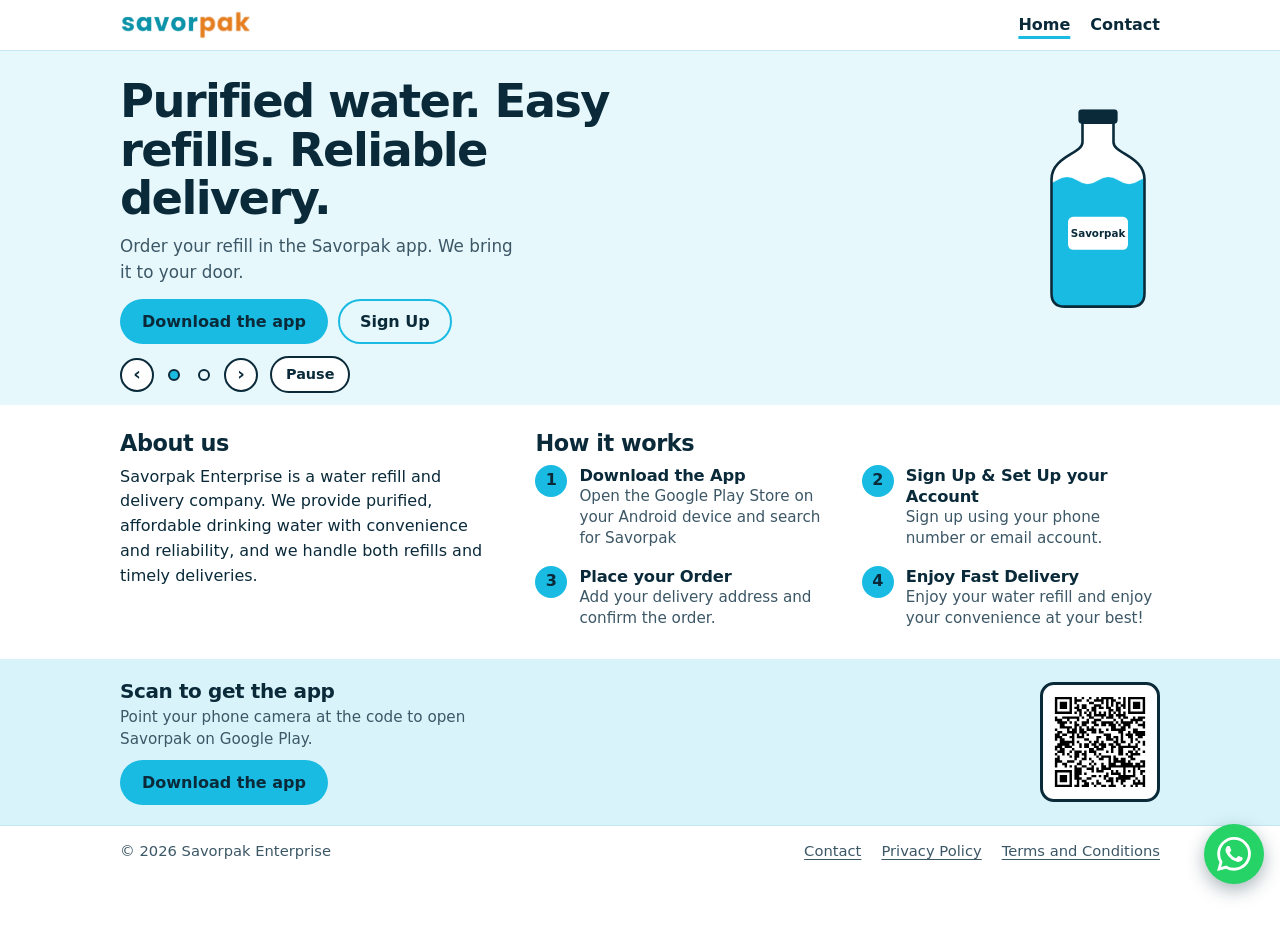
<file: index.html>
<!doctype html>
<html lang="en">
<head>
  <meta charset="utf-8">
  <meta name="viewport" content="width=device-width, initial-scale=1">
  <title>Savorpak | Purified water refills and delivery</title>
  <meta name="description" content="Savorpak Enterprise refills and delivers purified drinking water. Order in the Savorpak app and get free delivery to your door.">
  <link rel="canonical" href="https://savorpak.com/">
  <meta http-equiv="Content-Security-Policy" content="default-src 'none'; img-src 'self' data:; script-src 'self'; style-src 'self'; base-uri 'none'; form-action 'none'">
  <meta name="referrer" content="strict-origin-when-cross-origin">
  <meta name="theme-color" content="#0a2a3a">
  <link rel="icon" href="favicon.svg" type="image/svg+xml">
  <link rel="stylesheet" href="style.css">
  <script src="slider.js" defer></script>
</head>
<body>
  <a class="skip" href="#content">Skip to content</a>

  <header class="site-header">
    <div class="wrap">
      <a class="brand" href="index.html" aria-label="Savorpak home"><img src="logo.png" alt="Savorpak" width="132" height="30"></a>
      <nav class="site-nav" aria-label="Main">
        <a href="index.html" aria-current="page">Home</a>
        <a href="contact.html">Contact</a>
      </nav>
    </div>
  </header>

  <main id="content">
    <section class="hero" aria-roledescription="carousel" aria-label="Savorpak highlights">
      <div class="wrap">
        <div class="slides">
          <div class="slide is-active" role="group" aria-roledescription="slide" aria-label="1 of 2">
            <div>
              <h1>Purified water. Easy refills. Reliable delivery.</h1>
              <p class="lead">Order your refill in the Savorpak app. We bring it to your door.</p>
              <div class="hero-actions">
                <a class="btn btn-primary" href="https://play.google.com/store/apps/details?id=com.savorpak.water" rel="noopener">Download the app</a>
                <a class="btn btn-ghost" href="register.html">Sign Up</a>
              </div>
            </div>

            <div class="slide-visual">
              <svg class="bottle" viewBox="0 0 240 420" role="img" aria-label="A water bottle filling up">
                <defs>
                  <clipPath id="bottle-body">
                    <path d="M90 40H150V78C150 100 210 105 210 150V370Q210 396 184 396H56Q30 396 30 370V150C30 105 90 100 90 78Z"/>
                  </clipPath>
                </defs>
                <path d="M90 40H150V78C150 100 210 105 210 150V370Q210 396 184 396H56Q30 396 30 370V150C30 105 90 100 90 78Z" fill="#ffffff"/>
                <g clip-path="url(#bottle-body)">
                  <g class="water-fill">
                    <g class="wave">
                      <path d="M-40 152 q 20 -14 40 0 t 40 0 t 40 0 t 40 0 t 40 0 t 40 0 t 40 0 t 40 0 V420 H-40Z" fill="#1abbe3"/>
                    </g>
                    <rect x="0" y="160" width="240" height="260" fill="#1abbe3"/>
                  </g>
                </g>
                <path d="M90 40H150V78C150 100 210 105 210 150V370Q210 396 184 396H56Q30 396 30 370V150C30 105 90 100 90 78Z" fill="none" stroke="#0a2a3a" stroke-width="5" stroke-linejoin="round"/>
                <rect x="82" y="14" width="76" height="28" rx="7" fill="#0a2a3a"/>
                <rect x="62" y="222" width="116" height="64" rx="10" fill="#ffffff"/>
                <text x="120" y="262" text-anchor="middle" font-family="Avenir Next, Segoe UI, system-ui, sans-serif" font-weight="800" font-size="20" fill="#0a2a3a">Savorpak</text>
              </svg>
            </div>
          </div>

          <div class="slide" role="group" aria-roledescription="slide" aria-label="2 of 2">
            <div>
              <h2 class="slide-title">Free delivery, right to your door.</h2>
              <p class="lead"><span class="scan-only">Fast and reliable. Scan the code to get the app and place your first order.</span><span class="download-only">Fast and reliable. Download the app and place your first order.</span></p>
              <div class="hero-actions">
                <a class="btn btn-primary" href="https://play.google.com/store/apps/details?id=com.savorpak.water" rel="noopener">Download the app</a>
                <a class="btn btn-ghost" href="register.html">Sign Up</a>
              </div>
            </div>

            <div class="slide-visual scan-only">
              <div class="qr-card">
                <img src="qr-play-store.svg" width="228" height="228" alt="QR code linking to the Savorpak app on Google Play">
                <p>Scan to order</p>
              </div>
            </div>
          </div>
        </div>

        <div class="slider-controls" role="group" aria-label="Slideshow controls">
          <button class="sl-arrow sl-prev" type="button" aria-label="Previous slide">&lsaquo;</button>
          <div class="sl-dots">
            <button class="sl-dot" type="button" aria-label="Show slide 1" aria-current="true"></button>
            <button class="sl-dot" type="button" aria-label="Show slide 2" aria-current="false"></button>
          </div>
          <button class="sl-arrow sl-next" type="button" aria-label="Next slide">&rsaquo;</button>
          <button class="sl-pause" type="button" aria-label="Pause slideshow">Pause</button>
        </div>
      </div>
    </section>

    <section class="info" id="about">
      <div class="wrap">
        <div>
          <h2>About us</h2>
          <p>Savorpak Enterprise is a water refill and delivery company. We provide purified, affordable drinking water with convenience and reliability, and we handle both refills and timely deliveries.</p>
        </div>
        <div id="how-it-works">
          <h2>How it works</h2>
          <ol class="steps">
            <li>
              <h3>Download the App</h3>
              <p>Open the Google Play Store on your Android device and search for Savorpak</p>
            </li>
            <li>
              <h3>Sign Up &amp; Set Up your Account</h3>
              <p>Sign up using your phone number or email account.</p>
            </li>
            <li>
              <h3>Place your Order</h3>
              <p>Add your delivery address and confirm the order.</p>
            </li>
            <li>
              <h3>Enjoy Fast Delivery</h3>
              <p>Enjoy your water refill and enjoy your convenience at your best!</p>
            </li>
          </ol>
        </div>
      </div>
    </section>

    <section class="band" aria-labelledby="scan-title">
      <div class="wrap">
        <div>
          <h2 id="scan-title"><span class="scan-only">Scan to get the app</span><span class="download-only">Get the app</span></h2>
          <p><span class="scan-only">Point your phone camera at the code to open Savorpak on Google Play.</span><span class="download-only">Download Savorpak from Google Play to start ordering water.</span></p>
          <a class="btn btn-primary" href="https://play.google.com/store/apps/details?id=com.savorpak.water" rel="noopener">Download the app</a>
        </div>
        <div class="qr scan-only"><img src="qr-play-store.svg" loading="lazy" width="164" height="164" alt="QR code linking to the Savorpak app on Google Play"></div>
      </div>
    </section>
  </main>

  <footer class="site-footer">
    <div class="wrap">
      <span>&copy; 2026 Savorpak Enterprise</span>
      <nav aria-label="Legal">
        <a href="contact.html">Contact</a>
        <a href="privacy-policy.html">Privacy Policy</a>
        <a href="terms-and-conditions.html">Terms and Conditions</a>
      </nav>
    </div>
  </footer>
  <a class="wa-float" href="https://wa.me/254719170002" rel="noopener" aria-label="Chat with us on WhatsApp" title="Chat with us on WhatsApp">
    <svg viewBox="0 0 24 24" width="34" height="34" aria-hidden="true"><path fill="#ffffff" d="M17.472 14.382c-.297-.149-1.758-.867-2.03-.967-.273-.099-.471-.148-.67.15-.197.297-.767.966-.94 1.164-.173.199-.347.223-.644.075-.297-.15-1.255-.463-2.39-1.475-.883-.788-1.48-1.761-1.653-2.059-.173-.297-.018-.458.13-.606.134-.133.298-.347.446-.52.149-.174.198-.298.298-.497.099-.198.05-.371-.025-.52-.075-.149-.669-1.612-.916-2.207-.242-.579-.487-.5-.669-.51-.173-.008-.371-.01-.57-.01-.198 0-.52.074-.792.372-.272.297-1.04 1.016-1.04 2.479 0 1.462 1.065 2.875 1.213 3.074.149.198 2.096 3.2 5.077 4.487.709.306 1.262.489 1.694.625.712.227 1.36.195 1.871.118.571-.085 1.758-.719 2.006-1.413.248-.694.248-1.289.173-1.413-.074-.124-.272-.198-.57-.347m-5.421 7.403h-.004a9.87 9.87 0 01-5.031-1.378l-.361-.214-3.741.982.998-3.648-.235-.374a9.86 9.86 0 01-1.51-5.26c.001-5.45 4.436-9.884 9.888-9.884 2.64 0 5.122 1.03 6.988 2.898a9.825 9.825 0 012.893 6.994c-.003 5.45-4.437 9.884-9.885 9.884m8.413-18.297A11.815 11.815 0 0012.05 0C5.495 0 .16 5.335.157 11.892c0 2.096.547 4.142 1.588 5.945L.057 24l6.305-1.654a11.882 11.882 0 005.683 1.448h.005c6.554 0 11.89-5.335 11.893-11.893a11.821 11.821 0 00-3.48-8.413Z"/></svg>
  </a>
</body>
</html>
</file>
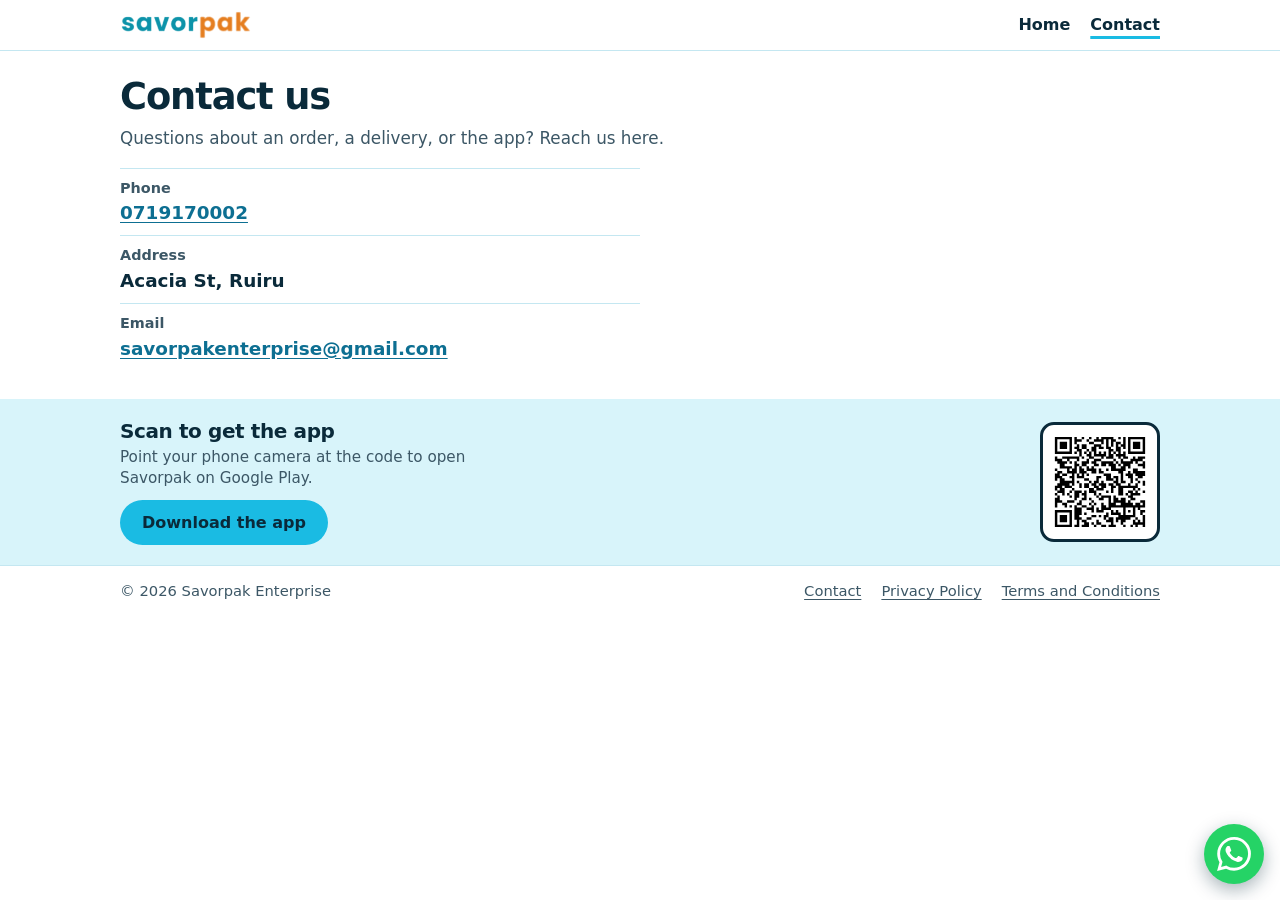
<file: contact.html>
<!doctype html>
<html lang="en">
<head>
  <meta charset="utf-8">
  <meta name="viewport" content="width=device-width, initial-scale=1">
  <title>Contact | Savorpak</title>
  <meta name="description" content="Contact Savorpak Enterprise about water refills and delivery.">
  <link rel="canonical" href="https://savorpak.com/contact">
  <meta http-equiv="Content-Security-Policy" content="default-src 'none'; img-src 'self' data:; style-src 'self'; base-uri 'none'; form-action 'none'">
  <meta name="referrer" content="strict-origin-when-cross-origin">
  <meta name="theme-color" content="#0a2a3a">
  <link rel="icon" href="favicon.svg" type="image/svg+xml">
  <link rel="stylesheet" href="style.css">
</head>
<body>
  <a class="skip" href="#content">Skip to content</a>

  <header class="site-header">
    <div class="wrap">
      <a class="brand" href="index.html" aria-label="Savorpak home"><img src="logo.png" alt="Savorpak" width="132" height="30"></a>
      <nav class="site-nav" aria-label="Main">
        <a href="index.html">Home</a>
        <a href="contact.html" aria-current="page">Contact</a>
      </nav>
    </div>
  </header>

  <main id="content" class="page">
    <div class="wrap">
      <h1>Contact us</h1>
      <p class="intro">Questions about an order, a delivery, or the app? Reach us here.</p>

      <ul class="contact-list">
        <li>
          <strong>Phone</strong>
          <a href="tel:+254719170002">0719170002</a>
        </li>
        <li>
          <strong>Address</strong>
          <span class="contact-text">Acacia St, Ruiru</span>
        </li>
        <li>
          <strong>Email</strong>
          <a href="mailto:savorpakenterprise@gmail.com">savorpakenterprise@gmail.com</a>
        </li>
      </ul>
    </div>
  </main>

  <section class="band" aria-labelledby="scan-title">
      <div class="wrap">
        <div>
          <h2 id="scan-title"><span class="scan-only">Scan to get the app</span><span class="download-only">Get the app</span></h2>
          <p><span class="scan-only">Point your phone camera at the code to open Savorpak on Google Play.</span><span class="download-only">Download Savorpak from Google Play to start ordering water.</span></p>
          <a class="btn btn-primary" href="https://play.google.com/store/apps/details?id=com.savorpak.water" rel="noopener">Download the app</a>
        </div>
        <div class="qr scan-only"><img src="qr-play-store.svg" loading="lazy" width="164" height="164" alt="QR code linking to the Savorpak app on Google Play"></div>
      </div>
    </section>

  <footer class="site-footer">
    <div class="wrap">
      <span>&copy; 2026 Savorpak Enterprise</span>
      <nav aria-label="Legal">
        <a href="contact.html">Contact</a>
        <a href="privacy-policy.html">Privacy Policy</a>
        <a href="terms-and-conditions.html">Terms and Conditions</a>
      </nav>
    </div>
  </footer>
  <a class="wa-float" href="https://wa.me/254719170002" rel="noopener" aria-label="Chat with us on WhatsApp" title="Chat with us on WhatsApp">
    <svg viewBox="0 0 24 24" width="34" height="34" aria-hidden="true"><path fill="#ffffff" d="M17.472 14.382c-.297-.149-1.758-.867-2.03-.967-.273-.099-.471-.148-.67.15-.197.297-.767.966-.94 1.164-.173.199-.347.223-.644.075-.297-.15-1.255-.463-2.39-1.475-.883-.788-1.48-1.761-1.653-2.059-.173-.297-.018-.458.13-.606.134-.133.298-.347.446-.52.149-.174.198-.298.298-.497.099-.198.05-.371-.025-.52-.075-.149-.669-1.612-.916-2.207-.242-.579-.487-.5-.669-.51-.173-.008-.371-.01-.57-.01-.198 0-.52.074-.792.372-.272.297-1.04 1.016-1.04 2.479 0 1.462 1.065 2.875 1.213 3.074.149.198 2.096 3.2 5.077 4.487.709.306 1.262.489 1.694.625.712.227 1.36.195 1.871.118.571-.085 1.758-.719 2.006-1.413.248-.694.248-1.289.173-1.413-.074-.124-.272-.198-.57-.347m-5.421 7.403h-.004a9.87 9.87 0 01-5.031-1.378l-.361-.214-3.741.982.998-3.648-.235-.374a9.86 9.86 0 01-1.51-5.26c.001-5.45 4.436-9.884 9.888-9.884 2.64 0 5.122 1.03 6.988 2.898a9.825 9.825 0 012.893 6.994c-.003 5.45-4.437 9.884-9.885 9.884m8.413-18.297A11.815 11.815 0 0012.05 0C5.495 0 .16 5.335.157 11.892c0 2.096.547 4.142 1.588 5.945L.057 24l6.305-1.654a11.882 11.882 0 005.683 1.448h.005c6.554 0 11.89-5.335 11.893-11.893a11.821 11.821 0 00-3.48-8.413Z"/></svg>
  </a>
</body>
</html>
</file>
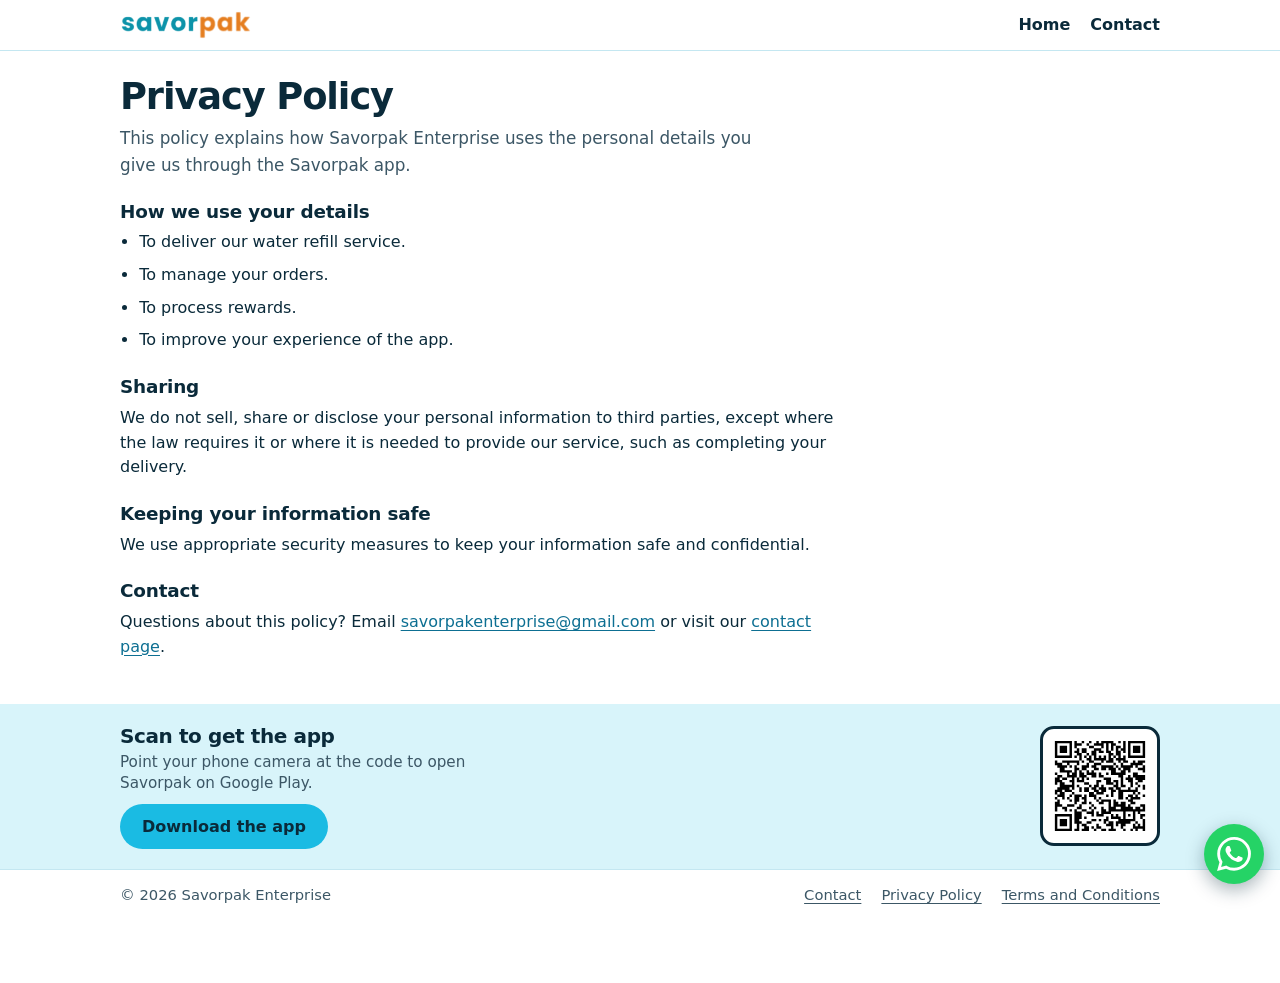
<file: privacy-policy.html>
<!doctype html>
<html lang="en">
<head>
  <meta charset="utf-8">
  <meta name="viewport" content="width=device-width, initial-scale=1">
  <title>Privacy Policy | Savorpak</title>
  <meta name="description" content="How Savorpak Enterprise collects and uses personal information.">
  <link rel="canonical" href="https://savorpak.com/privacy-policy">
  <meta http-equiv="Content-Security-Policy" content="default-src 'none'; img-src 'self' data:; style-src 'self'; base-uri 'none'; form-action 'none'">
  <meta name="referrer" content="strict-origin-when-cross-origin">
  <meta name="theme-color" content="#0a2a3a">
  <link rel="icon" href="favicon.svg" type="image/svg+xml">
  <link rel="stylesheet" href="style.css">
</head>
<body>
  <a class="skip" href="#content">Skip to content</a>

  <header class="site-header">
    <div class="wrap">
      <a class="brand" href="index.html" aria-label="Savorpak home"><img src="logo.png" alt="Savorpak" width="132" height="30"></a>
      <nav class="site-nav" aria-label="Main">
        <a href="index.html">Home</a>
        <a href="contact.html">Contact</a>
      </nav>
    </div>
  </header>

  <main id="content" class="page">
    <div class="wrap">
      <h1>Privacy Policy</h1>
            <!-- Rewritten from the content of the original page. Compare with your own copy of the policy. -->
      <p class="intro">This policy explains how Savorpak Enterprise uses the personal details you give us through the Savorpak app.</p>

      <h2>How we use your details</h2>
      <ul>
        <li>To deliver our water refill service.</li>
        <li>To manage your orders.</li>
        <li>To process rewards.</li>
        <li>To improve your experience of the app.</li>
      </ul>

      <h2>Sharing</h2>
      <p>We do not sell, share or disclose your personal information to third parties, except where the law requires it or where it is needed to provide our service, such as completing your delivery.</p>

      <h2>Keeping your information safe</h2>
      <p>We use appropriate security measures to keep your information safe and confidential.</p>

      <h2>Contact</h2>
      <p>Questions about this policy? Email <a href="mailto:savorpakenterprise@gmail.com">savorpakenterprise@gmail.com</a> or visit our <a href="contact.html">contact page</a>.</p>
    </div>
  </main>

  <section class="band" aria-labelledby="scan-title">
      <div class="wrap">
        <div>
          <h2 id="scan-title"><span class="scan-only">Scan to get the app</span><span class="download-only">Get the app</span></h2>
          <p><span class="scan-only">Point your phone camera at the code to open Savorpak on Google Play.</span><span class="download-only">Download Savorpak from Google Play to start ordering water.</span></p>
          <a class="btn btn-primary" href="https://play.google.com/store/apps/details?id=com.savorpak.water" rel="noopener">Download the app</a>
        </div>
        <div class="qr scan-only"><img src="qr-play-store.svg" loading="lazy" width="164" height="164" alt="QR code linking to the Savorpak app on Google Play"></div>
      </div>
    </section>

  <footer class="site-footer">
    <div class="wrap">
      <span>&copy; 2026 Savorpak Enterprise</span>
      <nav aria-label="Legal">
        <a href="contact.html">Contact</a>
        <a href="privacy-policy.html" aria-current="page">Privacy Policy</a>
        <a href="terms-and-conditions.html">Terms and Conditions</a>
      </nav>
    </div>
  </footer>
  <a class="wa-float" href="https://wa.me/254719170002" rel="noopener" aria-label="Chat with us on WhatsApp" title="Chat with us on WhatsApp">
    <svg viewBox="0 0 24 24" width="34" height="34" aria-hidden="true"><path fill="#ffffff" d="M17.472 14.382c-.297-.149-1.758-.867-2.03-.967-.273-.099-.471-.148-.67.15-.197.297-.767.966-.94 1.164-.173.199-.347.223-.644.075-.297-.15-1.255-.463-2.39-1.475-.883-.788-1.48-1.761-1.653-2.059-.173-.297-.018-.458.13-.606.134-.133.298-.347.446-.52.149-.174.198-.298.298-.497.099-.198.05-.371-.025-.52-.075-.149-.669-1.612-.916-2.207-.242-.579-.487-.5-.669-.51-.173-.008-.371-.01-.57-.01-.198 0-.52.074-.792.372-.272.297-1.04 1.016-1.04 2.479 0 1.462 1.065 2.875 1.213 3.074.149.198 2.096 3.2 5.077 4.487.709.306 1.262.489 1.694.625.712.227 1.36.195 1.871.118.571-.085 1.758-.719 2.006-1.413.248-.694.248-1.289.173-1.413-.074-.124-.272-.198-.57-.347m-5.421 7.403h-.004a9.87 9.87 0 01-5.031-1.378l-.361-.214-3.741.982.998-3.648-.235-.374a9.86 9.86 0 01-1.51-5.26c.001-5.45 4.436-9.884 9.888-9.884 2.64 0 5.122 1.03 6.988 2.898a9.825 9.825 0 012.893 6.994c-.003 5.45-4.437 9.884-9.885 9.884m8.413-18.297A11.815 11.815 0 0012.05 0C5.495 0 .16 5.335.157 11.892c0 2.096.547 4.142 1.588 5.945L.057 24l6.305-1.654a11.882 11.882 0 005.683 1.448h.005c6.554 0 11.89-5.335 11.893-11.893a11.821 11.821 0 00-3.48-8.413Z"/></svg>
  </a>
</body>
</html>
</file>
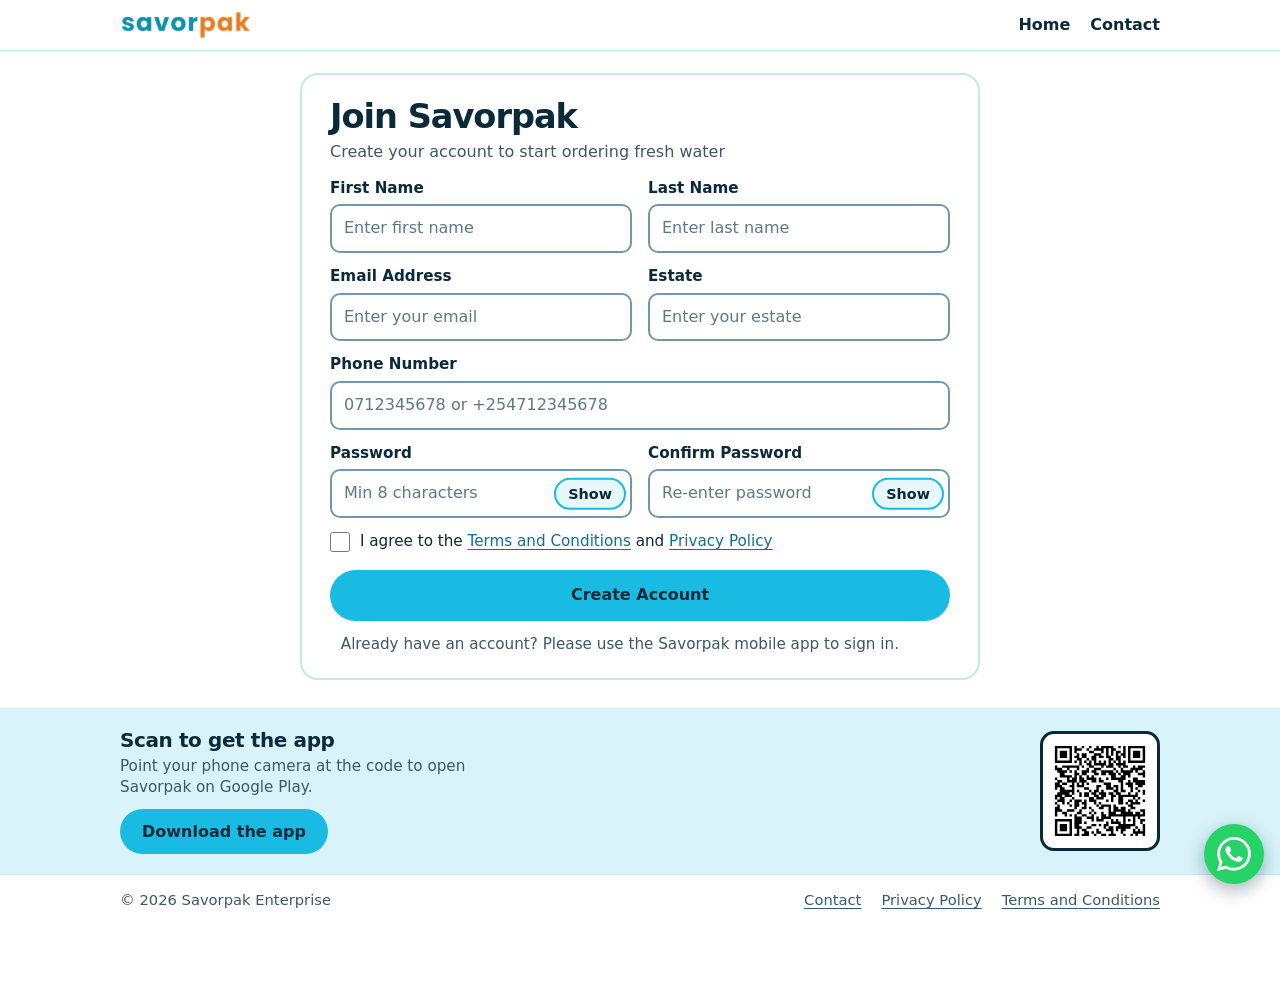
<file: register.html>
<!doctype html>
<html lang="en">
<head>
  <meta charset="utf-8">
  <meta name="viewport" content="width=device-width, initial-scale=1">
  <title>Sign up | Savorpak</title>
  <meta name="description" content="Create your Savorpak account to start ordering purified water for delivery.">
  <link rel="canonical" href="https://savorpak.com/referred/register">
  <meta http-equiv="Content-Security-Policy" content="default-src 'none'; img-src 'self' data:; script-src 'self'; style-src 'self'; connect-src https://backend.savorpak.com; base-uri 'none'; form-action 'none'">
  <meta name="referrer" content="strict-origin-when-cross-origin">
  <meta name="theme-color" content="#0a2a3a">
  <link rel="icon" href="/favicon.svg" type="image/svg+xml">
  <link rel="stylesheet" href="/style.css">
  <script src="/register.js" defer></script>
</head>
<body>
  <a class="skip" href="#content">Skip to content</a>

  <header class="site-header">
    <div class="wrap">
      <a class="brand" href="/index.html" aria-label="Savorpak home"><img src="/logo.png" alt="Savorpak" width="132" height="30"></a>
      <nav class="site-nav" aria-label="Main">
        <a href="/index.html">Home</a>
        <a href="/contact.html">Contact</a>
      </nav>
    </div>
  </header>

  <main id="content" class="reg">
    <div class="wrap">
      <div class="reg-card" id="formCard">
        <h1>Join Savorpak</h1>
        <p class="reg-sub">Create your account to start ordering fresh water</p>

        <p class="reg-badge" id="referralBadge" hidden>You've been referred!</p>
        <div class="reg-alert" id="formAlert" role="alert" hidden></div>

        <form id="registrationForm" novalidate>
          <div class="reg-grid">
          <div class="reg-field">
            <label for="firstName">First Name</label>
            <input type="text" id="firstName" name="firstName" placeholder="Enter first name" autocomplete="given-name" required aria-describedby="firstNameError">
            <p class="reg-error" id="firstNameError" hidden></p>
          </div>
          <div class="reg-field">
            <label for="lastName">Last Name</label>
            <input type="text" id="lastName" name="lastName" placeholder="Enter last name" autocomplete="family-name" required aria-describedby="lastNameError">
            <p class="reg-error" id="lastNameError" hidden></p>
          </div>
          <div class="reg-field">
            <label for="email">Email Address</label>
            <input type="email" id="email" name="email" placeholder="Enter your email" autocomplete="email" required aria-describedby="emailError">
            <p class="reg-error" id="emailError" hidden></p>
          </div>
          <div class="reg-field">
            <label for="estate">Estate</label>
            <input type="text" id="estate" name="estate" placeholder="Enter your estate" autocomplete="off" required aria-describedby="estateError">
            <p class="reg-error" id="estateError" hidden></p>
          </div>
          <div class="reg-field reg-full">
            <label for="phoneNumber">Phone Number</label>
            <input type="tel" id="phoneNumber" name="phoneNumber" placeholder="0712345678 or +254712345678" autocomplete="tel" required aria-describedby="phoneNumberError">
            <p class="reg-error" id="phoneNumberError" hidden></p>
          </div>
          <div class="reg-field">
            <label for="password">Password</label>
            <div class="reg-pw">
              <input type="password" id="password" name="password" placeholder="Min 8 characters" autocomplete="new-password" required aria-describedby="passwordError">
              <button type="button" class="reg-toggle" data-target="password" aria-controls="password" aria-pressed="false">Show</button>
            </div>
            <p class="reg-error" id="passwordError" hidden></p>
          </div>
          <div class="reg-field">
            <label for="confirmPassword">Confirm Password</label>
            <div class="reg-pw">
              <input type="password" id="confirmPassword" name="confirmPassword" placeholder="Re-enter password" autocomplete="new-password" required aria-describedby="confirmPasswordError">
              <button type="button" class="reg-toggle" data-target="confirmPassword" aria-controls="confirmPassword" aria-pressed="false">Show</button>
            </div>
            <p class="reg-error" id="confirmPasswordError" hidden></p>
          </div>
          </div>

          <input type="hidden" id="referralLink" name="referralLink">

          <div class="reg-check">
            <input type="checkbox" id="termsAccepted" name="termsAccepted" required aria-describedby="termsAcceptedError">
            <label for="termsAccepted">I agree to the <a href="/terms-and-conditions.html" target="_blank" rel="noopener">Terms and Conditions</a> and <a href="/privacy-policy.html" target="_blank" rel="noopener">Privacy Policy</a></label>
          </div>
          <p class="reg-error" id="termsAcceptedError" hidden></p>

          <button type="submit" class="btn btn-primary reg-submit" id="submitBtn">Create Account</button>
        </form>

        <p class="reg-login">Already have an account? Please use the Savorpak mobile app to sign in.</p>
      </div>

      <div class="reg-card" id="successCard" hidden>
        <h1 id="successTitle" tabindex="-1">Registration Successful!</h1>
        <p class="reg-sub">Welcome to Savorpak! Your account has been created successfully.</p>
        <p>Download the Savorpak app now to start ordering fresh water delivered to your doorstep!</p>
        <p><a class="btn btn-primary" id="playStoreBtn" href="https://play.google.com/store/apps/details?id=com.savorpak.water&amp;pcampaignid=web_share" rel="noopener">Download on Play Store</a></p>
        <p class="reg-login">Taking you to Google Play in <span id="countdown">15</span> seconds.</p>
      </div>
    </div>
  </main>

  <section class="band" aria-labelledby="scan-title">
      <div class="wrap">
        <div>
          <h2 id="scan-title"><span class="scan-only">Scan to get the app</span><span class="download-only">Get the app</span></h2>
          <p><span class="scan-only">Point your phone camera at the code to open Savorpak on Google Play.</span><span class="download-only">Download Savorpak from Google Play to start ordering water.</span></p>
          <a class="btn btn-primary" href="https://play.google.com/store/apps/details?id=com.savorpak.water" rel="noopener">Download the app</a>
        </div>
        <div class="qr scan-only"><img src="/qr-play-store.svg" loading="lazy" width="164" height="164" alt="QR code linking to the Savorpak app on Google Play"></div>
      </div>
    </section>

  <footer class="site-footer">
    <div class="wrap">
      <span>&copy; 2026 Savorpak Enterprise</span>
      <nav aria-label="Legal">
        <a href="/contact.html">Contact</a>
        <a href="/privacy-policy.html">Privacy Policy</a>
        <a href="/terms-and-conditions.html">Terms and Conditions</a>
      </nav>
    </div>
  </footer>
  <a class="wa-float" href="https://wa.me/254719170002" rel="noopener" aria-label="Chat with us on WhatsApp" title="Chat with us on WhatsApp">
    <svg viewBox="0 0 24 24" width="34" height="34" aria-hidden="true"><path fill="#ffffff" d="M17.472 14.382c-.297-.149-1.758-.867-2.03-.967-.273-.099-.471-.148-.67.15-.197.297-.767.966-.94 1.164-.173.199-.347.223-.644.075-.297-.15-1.255-.463-2.39-1.475-.883-.788-1.48-1.761-1.653-2.059-.173-.297-.018-.458.13-.606.134-.133.298-.347.446-.52.149-.174.198-.298.298-.497.099-.198.05-.371-.025-.52-.075-.149-.669-1.612-.916-2.207-.242-.579-.487-.5-.669-.51-.173-.008-.371-.01-.57-.01-.198 0-.52.074-.792.372-.272.297-1.04 1.016-1.04 2.479 0 1.462 1.065 2.875 1.213 3.074.149.198 2.096 3.2 5.077 4.487.709.306 1.262.489 1.694.625.712.227 1.36.195 1.871.118.571-.085 1.758-.719 2.006-1.413.248-.694.248-1.289.173-1.413-.074-.124-.272-.198-.57-.347m-5.421 7.403h-.004a9.87 9.87 0 01-5.031-1.378l-.361-.214-3.741.982.998-3.648-.235-.374a9.86 9.86 0 01-1.51-5.26c.001-5.45 4.436-9.884 9.888-9.884 2.64 0 5.122 1.03 6.988 2.898a9.825 9.825 0 012.893 6.994c-.003 5.45-4.437 9.884-9.885 9.884m8.413-18.297A11.815 11.815 0 0012.05 0C5.495 0 .16 5.335.157 11.892c0 2.096.547 4.142 1.588 5.945L.057 24l6.305-1.654a11.882 11.882 0 005.683 1.448h.005c6.554 0 11.89-5.335 11.893-11.893a11.821 11.821 0 00-3.48-8.413Z"/></svg>
  </a>
</body>
</html>
</file>
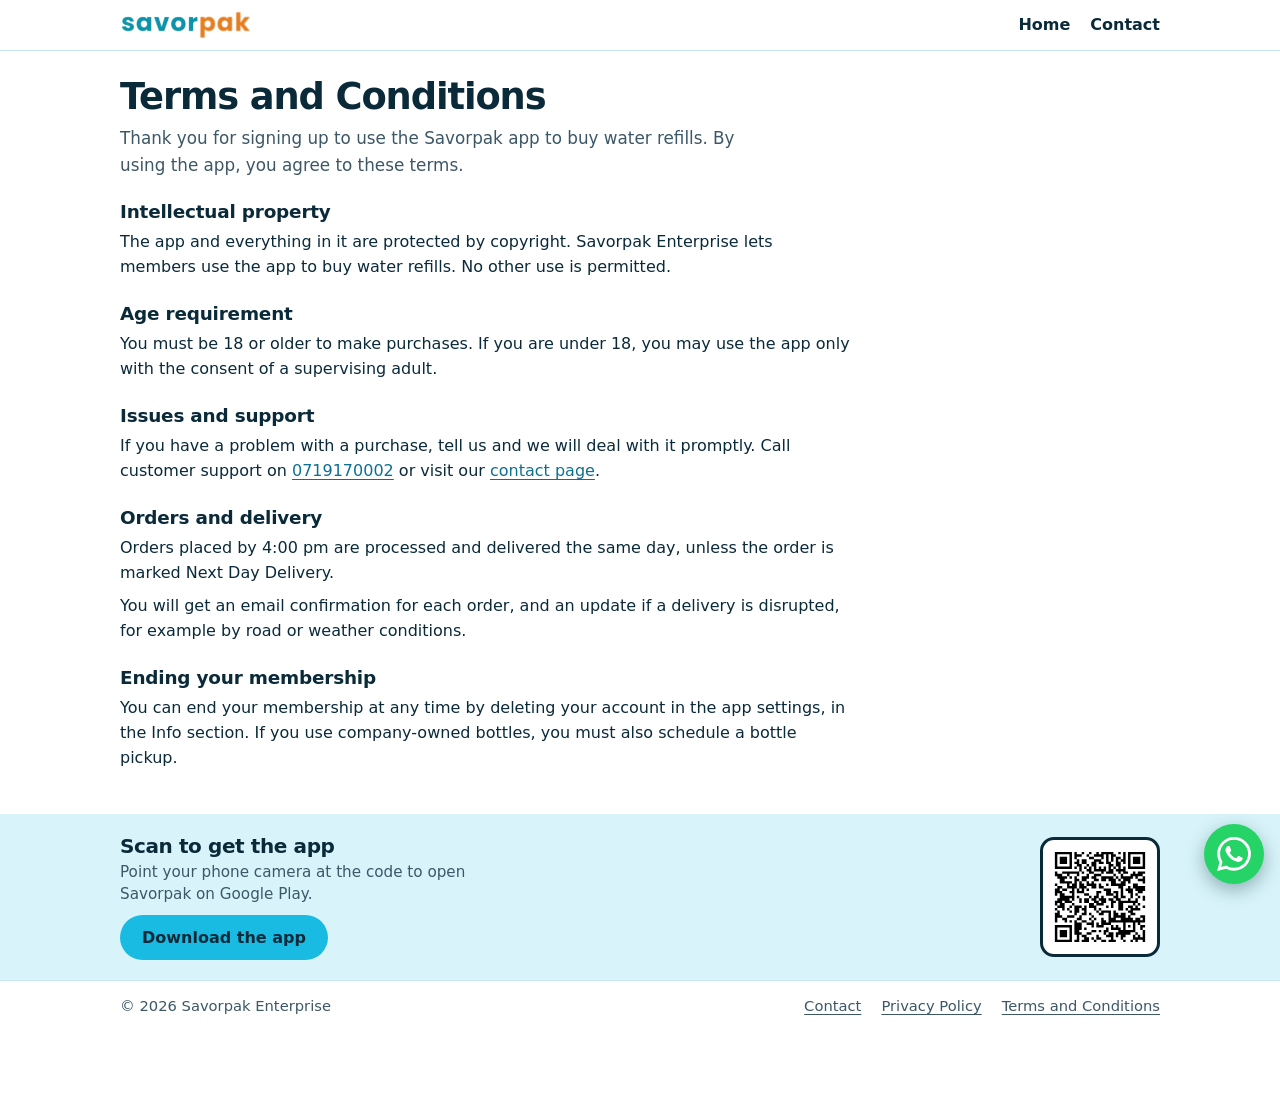
<file: terms-and-conditions.html>
<!doctype html>
<html lang="en">
<head>
  <meta charset="utf-8">
  <meta name="viewport" content="width=device-width, initial-scale=1">
  <title>Terms and Conditions | Savorpak</title>
  <meta name="description" content="Terms for using the Savorpak app and ordering water refills and delivery.">
  <link rel="canonical" href="https://savorpak.com/terms-and-conditions">
  <meta http-equiv="Content-Security-Policy" content="default-src 'none'; img-src 'self' data:; style-src 'self'; base-uri 'none'; form-action 'none'">
  <meta name="referrer" content="strict-origin-when-cross-origin">
  <meta name="theme-color" content="#0a2a3a">
  <link rel="icon" href="favicon.svg" type="image/svg+xml">
  <link rel="stylesheet" href="style.css">
</head>
<body>
  <a class="skip" href="#content">Skip to content</a>

  <header class="site-header">
    <div class="wrap">
      <a class="brand" href="index.html" aria-label="Savorpak home"><img src="logo.png" alt="Savorpak" width="132" height="30"></a>
      <nav class="site-nav" aria-label="Main">
        <a href="index.html">Home</a>
        <a href="contact.html">Contact</a>
      </nav>
    </div>
  </header>

  <main id="content" class="page">
    <div class="wrap">
      <h1>Terms and Conditions</h1>
            <!-- Rewritten from the content of the original page. Compare with your own copy of the terms. -->
      <p class="intro">Thank you for signing up to use the Savorpak app to buy water refills. By using the app, you agree to these terms.</p>

      <h2>Intellectual property</h2>
      <p>The app and everything in it are protected by copyright. Savorpak Enterprise lets members use the app to buy water refills. No other use is permitted.</p>

      <h2>Age requirement</h2>
      <p>You must be 18 or older to make purchases. If you are under 18, you may use the app only with the consent of a supervising adult.</p>

      <h2>Issues and support</h2>
      <p>If you have a problem with a purchase, tell us and we will deal with it promptly. Call customer support on <a href="tel:+254719170002">0719170002</a> or visit our <a href="contact.html">contact page</a>.</p>

      <h2>Orders and delivery</h2>
      <p>Orders placed by 4:00 pm are processed and delivered the same day, unless the order is marked Next Day Delivery.</p>
      <p>You will get an email confirmation for each order, and an update if a delivery is disrupted, for example by road or weather conditions.</p>

      <h2>Ending your membership</h2>
      <p>You can end your membership at any time by deleting your account in the app settings, in the Info section. If you use company-owned bottles, you must also schedule a bottle pickup.</p>
    </div>
  </main>

  <section class="band" aria-labelledby="scan-title">
      <div class="wrap">
        <div>
          <h2 id="scan-title"><span class="scan-only">Scan to get the app</span><span class="download-only">Get the app</span></h2>
          <p><span class="scan-only">Point your phone camera at the code to open Savorpak on Google Play.</span><span class="download-only">Download Savorpak from Google Play to start ordering water.</span></p>
          <a class="btn btn-primary" href="https://play.google.com/store/apps/details?id=com.savorpak.water" rel="noopener">Download the app</a>
        </div>
        <div class="qr scan-only"><img src="qr-play-store.svg" loading="lazy" width="164" height="164" alt="QR code linking to the Savorpak app on Google Play"></div>
      </div>
    </section>

  <footer class="site-footer">
    <div class="wrap">
      <span>&copy; 2026 Savorpak Enterprise</span>
      <nav aria-label="Legal">
        <a href="contact.html">Contact</a>
        <a href="privacy-policy.html">Privacy Policy</a>
        <a href="terms-and-conditions.html" aria-current="page">Terms and Conditions</a>
      </nav>
    </div>
  </footer>
  <a class="wa-float" href="https://wa.me/254719170002" rel="noopener" aria-label="Chat with us on WhatsApp" title="Chat with us on WhatsApp">
    <svg viewBox="0 0 24 24" width="34" height="34" aria-hidden="true"><path fill="#ffffff" d="M17.472 14.382c-.297-.149-1.758-.867-2.03-.967-.273-.099-.471-.148-.67.15-.197.297-.767.966-.94 1.164-.173.199-.347.223-.644.075-.297-.15-1.255-.463-2.39-1.475-.883-.788-1.48-1.761-1.653-2.059-.173-.297-.018-.458.13-.606.134-.133.298-.347.446-.52.149-.174.198-.298.298-.497.099-.198.05-.371-.025-.52-.075-.149-.669-1.612-.916-2.207-.242-.579-.487-.5-.669-.51-.173-.008-.371-.01-.57-.01-.198 0-.52.074-.792.372-.272.297-1.04 1.016-1.04 2.479 0 1.462 1.065 2.875 1.213 3.074.149.198 2.096 3.2 5.077 4.487.709.306 1.262.489 1.694.625.712.227 1.36.195 1.871.118.571-.085 1.758-.719 2.006-1.413.248-.694.248-1.289.173-1.413-.074-.124-.272-.198-.57-.347m-5.421 7.403h-.004a9.87 9.87 0 01-5.031-1.378l-.361-.214-3.741.982.998-3.648-.235-.374a9.86 9.86 0 01-1.51-5.26c.001-5.45 4.436-9.884 9.888-9.884 2.64 0 5.122 1.03 6.988 2.898a9.825 9.825 0 012.893 6.994c-.003 5.45-4.437 9.884-9.885 9.884m8.413-18.297A11.815 11.815 0 0012.05 0C5.495 0 .16 5.335.157 11.892c0 2.096.547 4.142 1.588 5.945L.057 24l6.305-1.654a11.882 11.882 0 005.683 1.448h.005c6.554 0 11.89-5.335 11.893-11.893a11.821 11.821 0 00-3.48-8.413Z"/></svg>
  </a>
</body>
</html>
</file>
<file: style.css>
/* Savorpak — static site styles. No external fonts or requests. Compact layout: less scrolling. */

:root {
  --ink: #0a2a3a;
  --ink-soft: #3c5766;
  --water: #1abbe3;
  --water-deep: #0d6f92;
  --foam: #e6f8fc;
  --band: #d8f4fa;
  --white: #ffffff;
  --line: #c4e7f1;
  --radius: 14px;
  --font: "Avenir Next", "Segoe UI", system-ui, -apple-system, Roboto, "Helvetica Neue", Arial, sans-serif;
}

*, *::before, *::after { box-sizing: border-box; }

html { -webkit-text-size-adjust: 100%; }

body {
  margin: 0;
  font-family: var(--font);
  font-size: 1rem;
  line-height: 1.55;
  color: var(--ink);
  background: var(--white);
}

img, svg { max-width: 100%; height: auto; }

a { color: var(--water-deep); text-underline-offset: 3px; }
a:hover { color: var(--ink); }

:focus-visible {
  outline: 3px solid var(--ink);
  outline-offset: 3px;
  border-radius: 4px;
}

.skip {
  position: absolute;
  left: -999px;
  top: 8px;
  background: var(--ink);
  color: var(--white);
  padding: 10px 16px;
  border-radius: 8px;
  z-index: 10;
}
.skip:focus { left: 8px; }

.wrap {
  width: 100%;
  max-width: 1080px;
  margin: 0 auto;
  padding-left: 20px;
  padding-right: 20px;
}

/* Header ------------------------------------------------------------ */

.site-header { border-bottom: 1px solid var(--line); background: var(--white); }

.site-header .wrap {
  display: flex;
  align-items: center;
  justify-content: space-between;
  gap: 10px 16px;
  flex-wrap: wrap;
  padding-top: 10px;
  padding-bottom: 10px;
}

.brand {
  display: inline-flex;
  align-items: center;
  gap: 8px;
  color: var(--ink);
  text-decoration: none;
  font-weight: 800;
  font-size: 1.25rem;
  letter-spacing: -0.02em;
}
.brand img { display: block; height: 30px; width: auto; }

.site-nav { display: flex; align-items: center; gap: 8px 20px; flex-wrap: wrap; }
.site-nav a { color: var(--ink); text-decoration: none; font-weight: 600; }
.site-nav a:hover { text-decoration: underline; text-underline-offset: 6px; }
.site-nav a[aria-current="page"] { text-decoration: underline; text-decoration-color: var(--water); text-decoration-thickness: 3px; text-underline-offset: 6px; }

/* Buttons ----------------------------------------------------------- */

.btn {
  display: inline-block;
  padding: 11px 20px;
  border-radius: 999px;
  font-weight: 700;
  text-decoration: none;
  line-height: 1.2;
  border: 2px solid transparent;
}
.btn-primary { background: var(--water); color: var(--ink); }
.btn-primary:hover { background: var(--ink); color: var(--white); }
.btn-ghost { border-color: var(--water); color: var(--ink); background: transparent; }
.btn-ghost:hover { background: var(--water); color: var(--ink); }
.site-nav .btn-primary { color: var(--ink); padding: 8px 16px; }
.site-nav .btn-primary:hover { color: var(--white); text-decoration: none; }

/* Hero banner (slider) ---------------------------------------------- */

.hero { background: var(--foam); overflow: hidden; }

.hero .wrap { padding-top: 22px; padding-bottom: 12px; }

/* Slides share one grid cell so the height never jumps */
.slides { display: grid; }

.slide {
  grid-area: 1 / 1;
  display: grid;
  grid-template-columns: 1fr auto;
  gap: 14px;
  align-items: center;
  opacity: 0;
  visibility: hidden;
  transition: opacity 0.5s ease, visibility 0s linear 0.5s;
}
.slide.is-active {
  opacity: 1;
  visibility: visible;
  transition: opacity 0.5s ease;
}

.hero h1, .hero .slide-title {
  margin: 0 0 10px;
  font-size: clamp(1.65rem, 6.4vw, 2.9rem);
  line-height: 1.05;
  letter-spacing: -0.035em;
  font-weight: 800;
  max-width: 18ch;
}

.hero p.lead {
  margin: 0 0 14px;
  font-size: 1.05rem;
  color: var(--ink-soft);
  max-width: 38ch;
}

.hero-actions { display: flex; gap: 10px; flex-wrap: wrap; }

.slide-visual { display: grid; place-items: center; }

.bottle { display: block; width: 84px; }

.qr-card {
  background: var(--white);
  border: 3px solid var(--ink);
  border-radius: 16px;
  padding: 10px 10px 8px;
  width: 170px;
  text-align: center;
}
.qr-card img { display: block; width: 100%; }
.qr-card p { margin: 4px 0 0; font-weight: 800; font-size: 1rem; }

.slider-controls { display: none; align-items: center; gap: 6px; padding-top: 12px; }
.js .slider-controls { display: flex; }

.sl-arrow, .sl-pause {
  font: inherit;
  font-weight: 700;
  color: var(--ink);
  background: var(--white);
  border: 2px solid var(--ink);
  border-radius: 999px;
  cursor: pointer;
}
.sl-arrow { width: 34px; height: 34px; font-size: 1.15rem; line-height: 1; }
.sl-pause { padding: 5px 14px; font-size: 0.9rem; margin-left: 6px; }
.sl-arrow:hover, .sl-pause:hover { background: var(--water); }

.sl-dots { display: flex; gap: 2px; }
.sl-dot {
  width: 28px;
  height: 28px;
  padding: 0;
  border: 0;
  background: none;
  display: grid;
  place-items: center;
  cursor: pointer;
}
.sl-dot::before {
  content: "";
  width: 12px;
  height: 12px;
  border-radius: 50%;
  border: 2px solid var(--ink);
  background: transparent;
}
.sl-dot[aria-current="true"]::before { background: var(--water); }

.water-fill { transform: translateY(0); }

@media (prefers-reduced-motion: no-preference) {
  .slide.is-active .water-fill {
    animation: fill 2.6s cubic-bezier(.3, .6, .25, 1) 0.2s both;
  }
  .wave { animation: sway 3.2s ease-in-out infinite alternate; }
}

@media (prefers-reduced-motion: reduce) {
  .slide, .slide.is-active { transition: none; }
}

@keyframes fill {
  from { transform: translateY(250px); }
  to   { transform: translateY(0); }
}
@keyframes sway {
  from { transform: translateX(-14px); }
  to   { transform: translateX(14px); }
}

/* Info: About + How it works side by side ---------------------------- */

.info { padding: 22px 0 26px; }
.info .wrap { display: grid; grid-template-columns: 1fr; gap: 18px; }

.info h2 {
  margin: 0 0 8px;
  font-size: 1.4rem;
  line-height: 1.15;
  letter-spacing: -0.02em;
  font-weight: 800;
}
.info p { margin: 0; max-width: 52ch; }

.steps {
  list-style: none;
  margin: 0;
  padding: 0;
  display: grid;
  grid-template-columns: 1fr;
  gap: 12px;
  counter-reset: step;
}

.steps li {
  counter-increment: step;
  position: relative;
  padding-left: 44px;
  min-height: 34px;
}

.steps li::before {
  content: counter(step);
  position: absolute;
  left: 0;
  top: 0;
  width: 32px;
  height: 32px;
  border-radius: 50%;
  background: var(--water);
  color: var(--ink);
  font-weight: 800;
  display: grid;
  place-items: center;
}

.steps h3 { margin: 0; font-size: 1.02rem; letter-spacing: -0.01em; line-height: 1.3; }
.steps p { margin: 0; color: var(--ink-soft); font-size: 0.95rem; line-height: 1.4; max-width: 38ch; }

/* Get-the-app band ---------------------------------------------------- */

.band { background: var(--band); color: var(--ink); }
.band .wrap {
  display: grid;
  grid-template-columns: 1fr;
  gap: 16px;
  align-items: center;
  padding-top: 18px;
  padding-bottom: 18px;
}
.band h2 { color: var(--ink); margin: 0 0 4px; font-size: 1.25rem; letter-spacing: -0.02em; line-height: 1.2; }
.band p { margin: 0 0 10px; color: var(--ink-soft); font-size: 0.95rem; max-width: 40ch; line-height: 1.4; }

.qr {
  background: var(--white);
  border: 3px solid var(--ink);
  border-radius: 14px;
  padding: 7px;
  width: 108px;
}
.qr img { display: block; width: 100%; }

/* Content pages ------------------------------------------------------ */

.page { padding: 26px 0 36px; }
.page h1 {
  margin: 0 0 8px;
  font-size: clamp(1.7rem, 5vw, 2.3rem);
  line-height: 1.1;
  letter-spacing: -0.03em;
  font-weight: 800;
}
.page .intro { color: var(--ink-soft); max-width: 60ch; margin: 0 0 16px; font-size: 1.05rem; }
.page h2 { margin: 20px 0 4px; font-size: 1.15rem; letter-spacing: -0.01em; }
.page p, .page li { max-width: 72ch; margin-top: 0; margin-bottom: 8px; }
.page ul { padding-left: 1.2rem; margin: 0; }

.page .contact-list { list-style: none; padding: 0; margin: 0; display: grid; gap: 8px; max-width: 520px; }
.contact-list li { border-top: 1px solid var(--line); padding-top: 8px; margin-bottom: 0; }
.contact-list strong { display: block; font-size: 0.9rem; color: var(--ink-soft); font-weight: 600; }
.contact-list a, .contact-list .contact-text { font-size: 1.15rem; font-weight: 700; }
.contact-list a.btn { font-size: 1rem; margin-top: 4px; }

.updated { color: var(--ink-soft); font-size: 0.95rem; }

/* Footer ------------------------------------------------------------ */

.site-footer { border-top: 1px solid var(--line); padding: 14px 0 18px; font-size: 0.92rem; color: var(--ink-soft); }
.site-footer .wrap { display: flex; flex-wrap: wrap; gap: 6px 24px; justify-content: space-between; }
.site-footer nav { display: flex; gap: 6px 20px; flex-wrap: wrap; }
.site-footer a { color: var(--ink-soft); }

/* Larger screens ---------------------------------------------------- */

@media (min-width: 820px) {
  .hero .wrap { padding-top: 26px; padding-bottom: 12px; }
  .slide { grid-template-columns: 1.3fr 1fr; gap: 32px; }
  .slide-visual { justify-items: end; }
  .bottle { width: 124px; }

  .info { padding: 26px 0 30px; }
  .info .wrap { grid-template-columns: 1fr 1.7fr; gap: 48px; align-items: start; }
  .steps { grid-template-columns: 1fr 1fr; gap: 16px 28px; }

  .band .wrap { padding-top: 20px; padding-bottom: 20px; }
  .qr { width: 120px; }
}

/* Floating WhatsApp button, bottom right of every page ------------- */

.wa-float {
  position: fixed;
  right: 16px;
  bottom: 16px;
  z-index: 20;
  display: grid;
  place-items: center;
  width: 60px;
  height: 60px;
  border-radius: 50%;
  background: #25d366;
  box-shadow: 0 6px 18px rgba(10, 42, 58, 0.35);
}
.wa-float:hover { background: #1ebe5b; }
.wa-float:focus-visible { outline: 3px solid var(--ink); outline-offset: 4px; }

/* Keep the footer links clear of the floating button */
.site-footer { padding-bottom: 76px; }

/* Sign-up page ------------------------------------------------------- */

[hidden] { display: none !important; }

.reg { padding: 22px 0 28px; }

.reg-card {
  max-width: 680px;
  margin: 0 auto;
  background: var(--white);
  border: 2px solid var(--line);
  border-radius: 18px;
  padding: 20px 20px 18px;
}

.reg-card h1 {
  margin: 0 0 4px;
  font-size: clamp(1.6rem, 5vw, 2.1rem);
  line-height: 1.1;
  letter-spacing: -0.03em;
  font-weight: 800;
}
.reg-card p { margin: 0 0 12px; max-width: 60ch; }
.reg-sub { color: var(--ink-soft); }

.reg-badge {
  display: inline-block;
  background: var(--foam);
  border: 2px solid var(--water);
  border-radius: 999px;
  padding: 5px 14px;
  font-weight: 700;
}

.reg-alert {
  background: #fdecea;
  border: 2px solid #b3261e;
  color: #7a1a14;
  border-radius: 10px;
  padding: 9px 12px;
  margin-bottom: 12px;
  font-weight: 600;
}

.reg-grid { display: grid; grid-template-columns: 1fr; gap: 12px; margin-bottom: 12px; }

.reg-field label { display: block; margin-bottom: 4px; font-weight: 700; font-size: 0.95rem; }

.reg-field input,
.reg-pw input {
  width: 100%;
  font: inherit;
  color: var(--ink);
  background: var(--white);
  padding: 10px 12px;
  border: 2px solid #6f98a8;
  border-radius: 10px;
}
.reg-field input::placeholder { color: #5d7886; }
.reg-field input:focus-visible { outline: 3px solid var(--ink); outline-offset: 2px; border-color: var(--ink); }
.reg-field input.is-invalid { border-color: #b3261e; }

.reg-pw { position: relative; }
.reg-pw input { padding-right: 74px; }
.reg-toggle {
  position: absolute;
  right: 6px;
  top: 50%;
  transform: translateY(-50%);
  font: inherit;
  font-weight: 700;
  font-size: 0.9rem;
  color: var(--ink);
  background: var(--foam);
  border: 2px solid var(--water);
  border-radius: 999px;
  padding: 3px 12px;
  cursor: pointer;
}
.reg-toggle:hover { background: var(--water); }

.reg-error { margin: 4px 0 0 !important; color: #b3261e; font-size: 0.9rem; font-weight: 600; }

.reg-check { display: flex; align-items: flex-start; gap: 10px; margin: 4px 0 8px; }
.reg-check input { width: 20px; height: 20px; margin: 2px 0 0; flex: none; accent-color: var(--ink); }
.reg-check label { font-size: 0.95rem; }

.reg-submit { width: 100%; margin-top: 8px; font: inherit; font-weight: 700; cursor: pointer; }
.reg-submit:disabled { opacity: 0.65; cursor: not-allowed; }

.reg-login { margin: 12px 0 0 !important; text-align: center; color: var(--ink-soft); font-size: 0.95rem; }

@media (min-width: 620px) {
  .reg-card { padding: 24px 28px 22px; }
  .reg-grid { grid-template-columns: 1fr 1fr; gap: 12px 16px; }
  .reg-full { grid-column: 1 / -1; }
}

/* Device-aware: QR codes and "scan" wording only on desktop-style screens ---
   A phone or tablet (touch, no mouse) or a narrow window gets a plain
   "download" message instead, because scanning a code on the same phone makes no sense. */

.scan-only { display: none; }
.download-only { display: inline; }

@media (hover: hover) and (pointer: fine) and (min-width: 820px) {
  .scan-only { display: inline; }
  .qr.scan-only { display: block; }
  .slide-visual.scan-only { display: grid; }
  .download-only { display: none; }
  .band .wrap { grid-template-columns: 1fr auto; }
}
</file>
